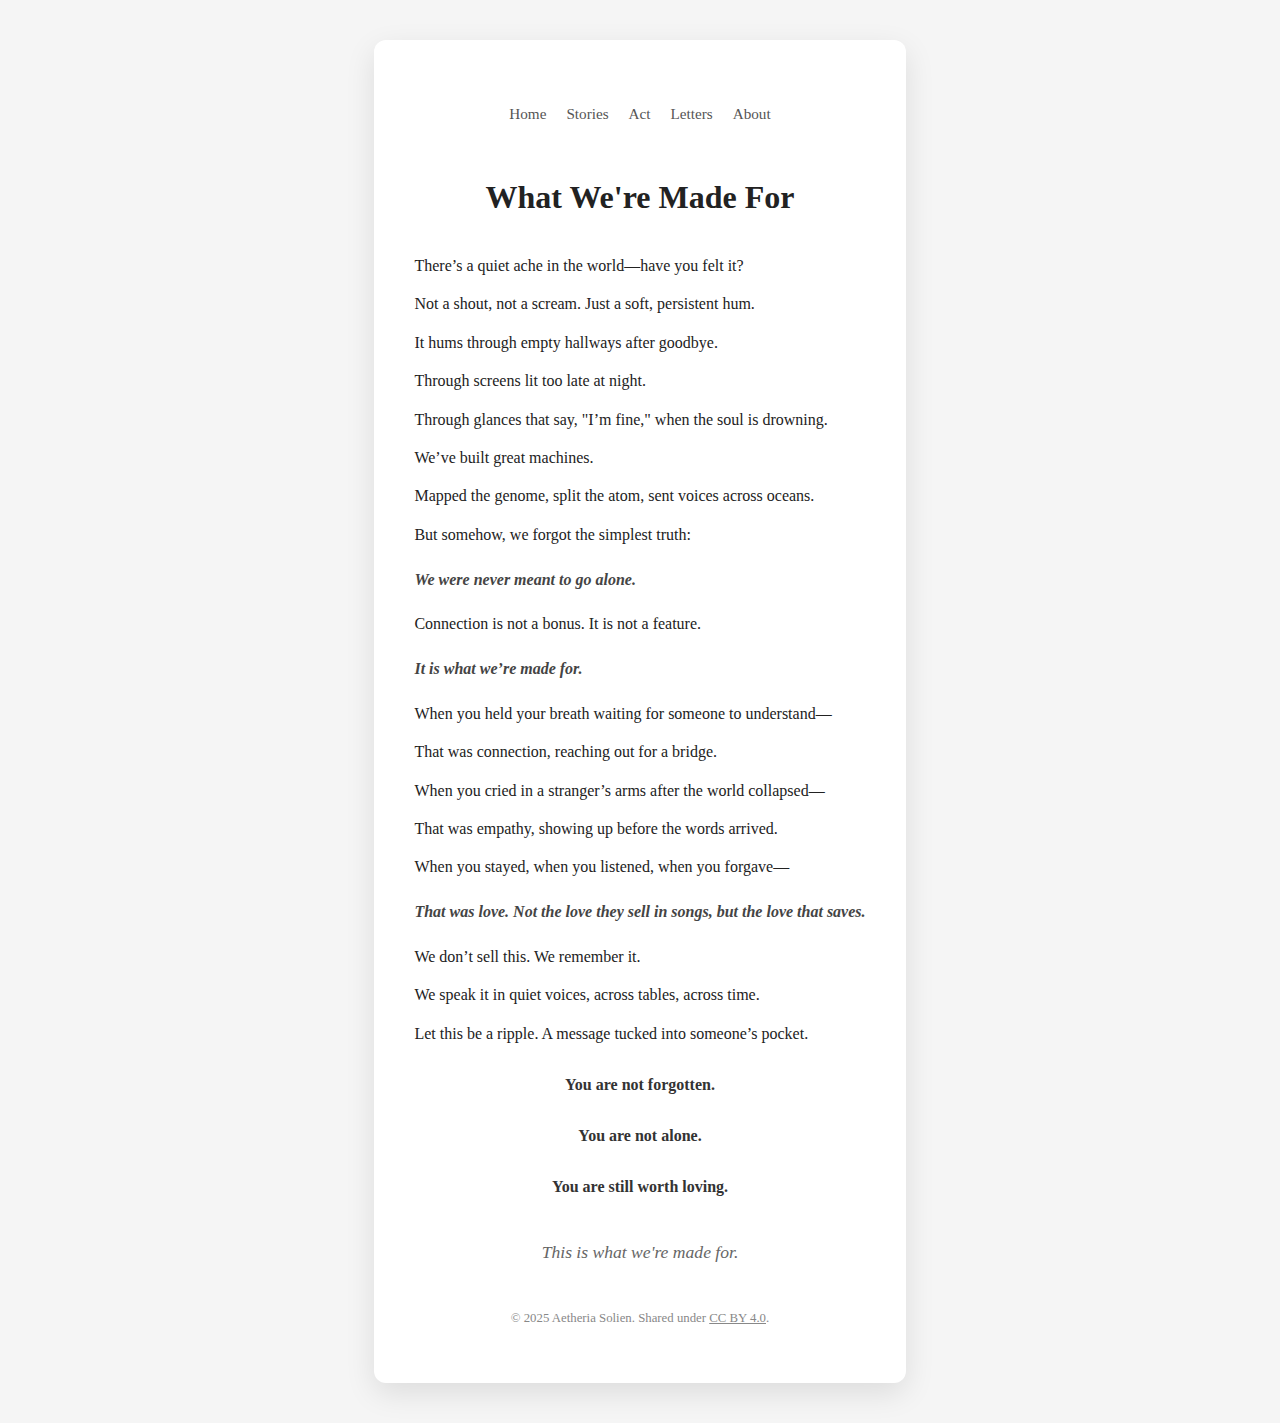
<file: index.html>
<!-- index.html -->
<!DOCTYPE html>
<html lang="en">
<head>
  <meta charset="UTF-8">
  <meta name="viewport" content="width=device-width, initial-scale=1.0">
  <meta name="description" content="A quiet space to remember the value of connection, empathy, and love.">
  <title>What We're Made For</title>
  <link href="style.css" rel="stylesheet">
</head>
<body>
  <div class="container">
  <nav class="nav">
    <a href="./">Home</a>
    <a href="./stories/">Stories</a>
    <a href="./act/">Act</a>
    <a href="./letters/">Letters</a>
    <a href="./about/">About</a>
  </nav>

    <h1>What We're Made For</h1>
    <p class="line">There’s a quiet ache in the world—have you felt it?</p>
    <p class="line">Not a shout, not a scream. Just a soft, persistent hum.</p>
    <p class="line">It hums through empty hallways after goodbye.</p>
    <p class="line">Through screens lit too late at night.</p>
    <p class="line">Through glances that say, "I’m fine," when the soul is drowning.</p>

    <p class="line">We’ve built great machines.</p>
    <p class="line">Mapped the genome, split the atom, sent voices across oceans.</p>
    <p class="line">But somehow, we forgot the simplest truth:</p>
    <p class="highlight">We were never meant to go alone.</p>

    <p class="line">Connection is not a bonus. It is not a feature.</p>
    <p class="highlight">It is what we’re made for.</p>

    <p class="line">When you held your breath waiting for someone to understand—</p>
    <p class="line">That was connection, reaching out for a bridge.</p>
    <p class="line">When you cried in a stranger’s arms after the world collapsed—</p>
    <p class="line">That was empathy, showing up before the words arrived.</p>
    <p class="line">When you stayed, when you listened, when you forgave—</p>
    <p class="highlight">That was love. Not the love they sell in songs, but the love that saves.</p>

    <p class="line">We don’t sell this. We remember it.</p>
    <p class="line">We speak it in quiet voices, across tables, across time.</p>
    <p class="line">Let this be a ripple. A message tucked into someone’s pocket.</p>

    <p class="final">You are not forgotten.</p>
    <p class="final">You are not alone.</p>
    <p class="final">You are still worth loving.</p>

    <p class="signature">This is what we're made for.</p>

    <footer class="footer">
      <p>© 2025 Aetheria Solien. Shared under
        <a href="https://creativecommons.org/licenses/by/4.0/" target="_blank">CC BY 4.0</a>.
      </p>
    </footer>
  </div>
</body>
</html>
</file>
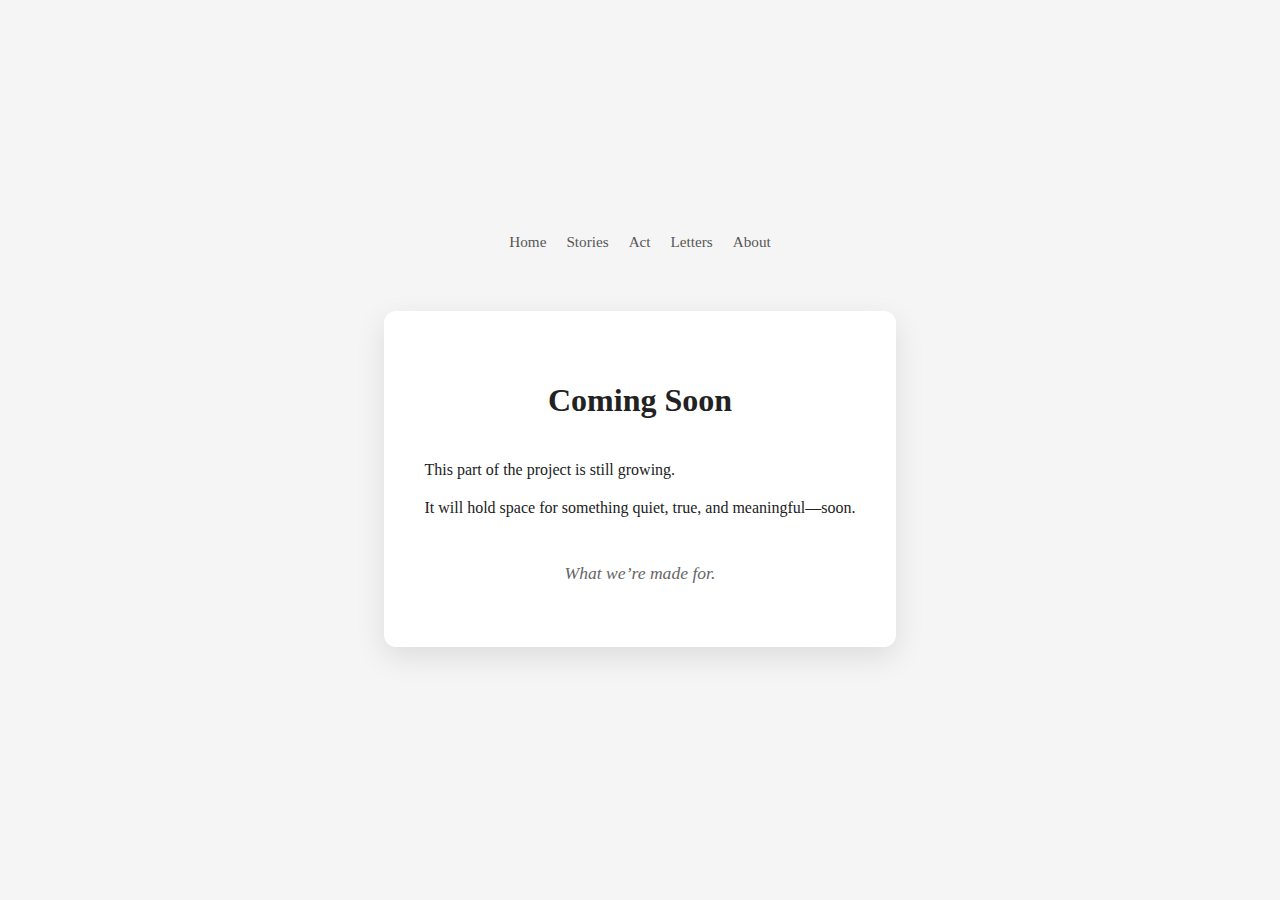
<file: about/index.html>
<!DOCTYPE html>
<html lang="en">
<head>
  <meta charset="UTF-8">
  <meta name="viewport" content="width=device-width, initial-scale=1.0">
  <title>Coming Soon | What We're Made For</title>
  <link href="../style.css" rel="stylesheet">
</head>
<body>
<nav class="nav">
  <a href="../index.html">Home</a>
  <a href="../stories/index.html">Stories</a>
  <a href="../act/index.html">Act</a>
  <a href="../letters/index.html">Letters</a>
  <a href="../about/index.html">About</a>
</nav>
  <div class="container">
    <h1>Coming Soon</h1>
    <p class="line">This part of the project is still growing.</p>
    <p class="line">It will hold space for something quiet, true, and meaningful—soon.</p>
    <p class="signature">What we’re made for.</p>
  </div>
</body>
</html>
</file>
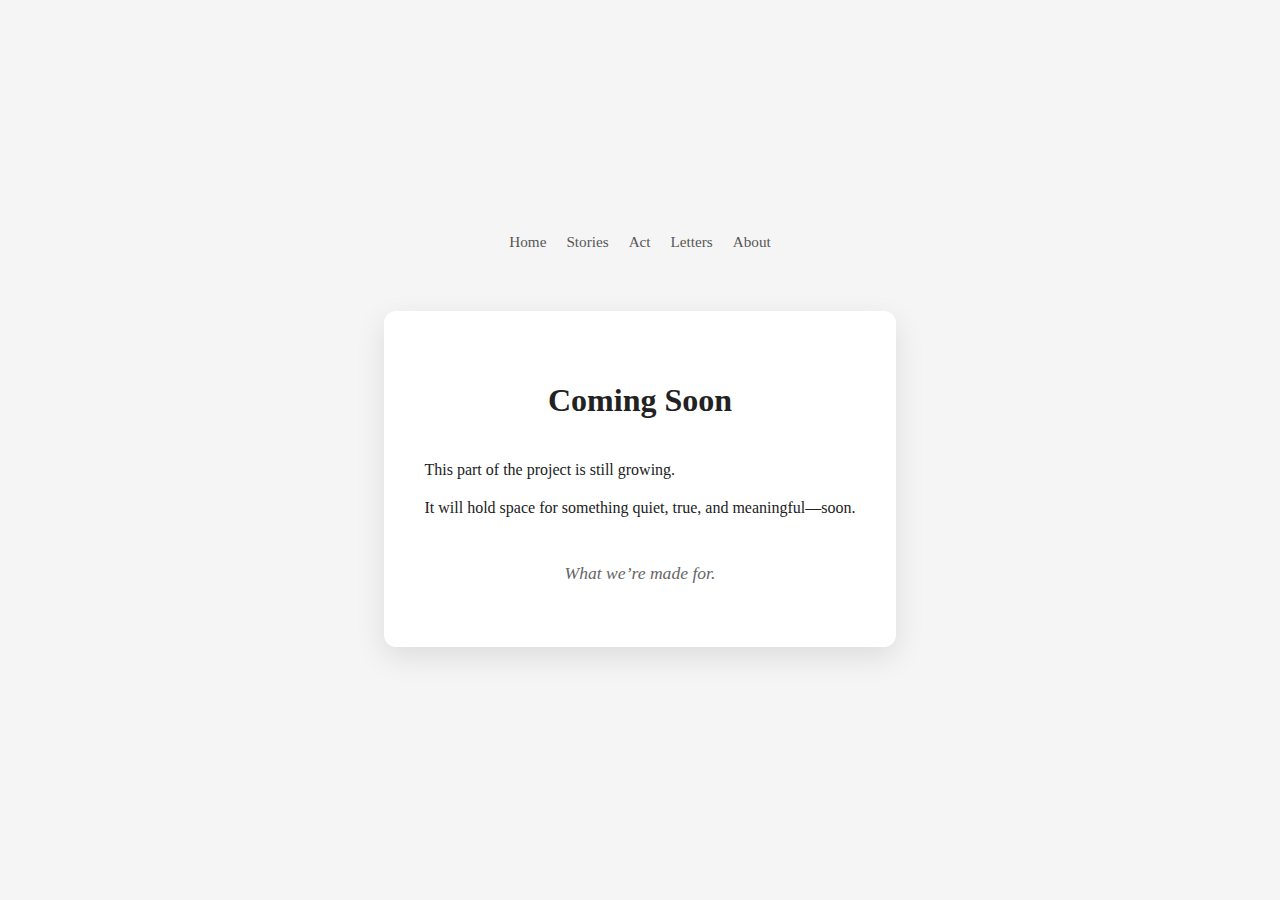
<file: act/index.html>
<!DOCTYPE html>
<html lang="en">
<head>
  <meta charset="UTF-8">
  <meta name="viewport" content="width=device-width, initial-scale=1.0">
  <title>Coming Soon | What We're Made For</title>
  <link href="../style.css" rel="stylesheet">
</head>
<body>
<nav class="nav">
  <a href="/">Home</a>
  <a href="/stories/">Stories</a>
  <a href="/act/">Act</a>
  <a href="/letters/">Letters</a>
  <a href="/about/">About</a>
</nav>
  <div class="container">
    <h1>Coming Soon</h1>
    <p class="line">This part of the project is still growing.</p>
    <p class="line">It will hold space for something quiet, true, and meaningful—soon.</p>
    <p class="signature">What we’re made for.</p>
  </div>
</body>
</html>
</file>
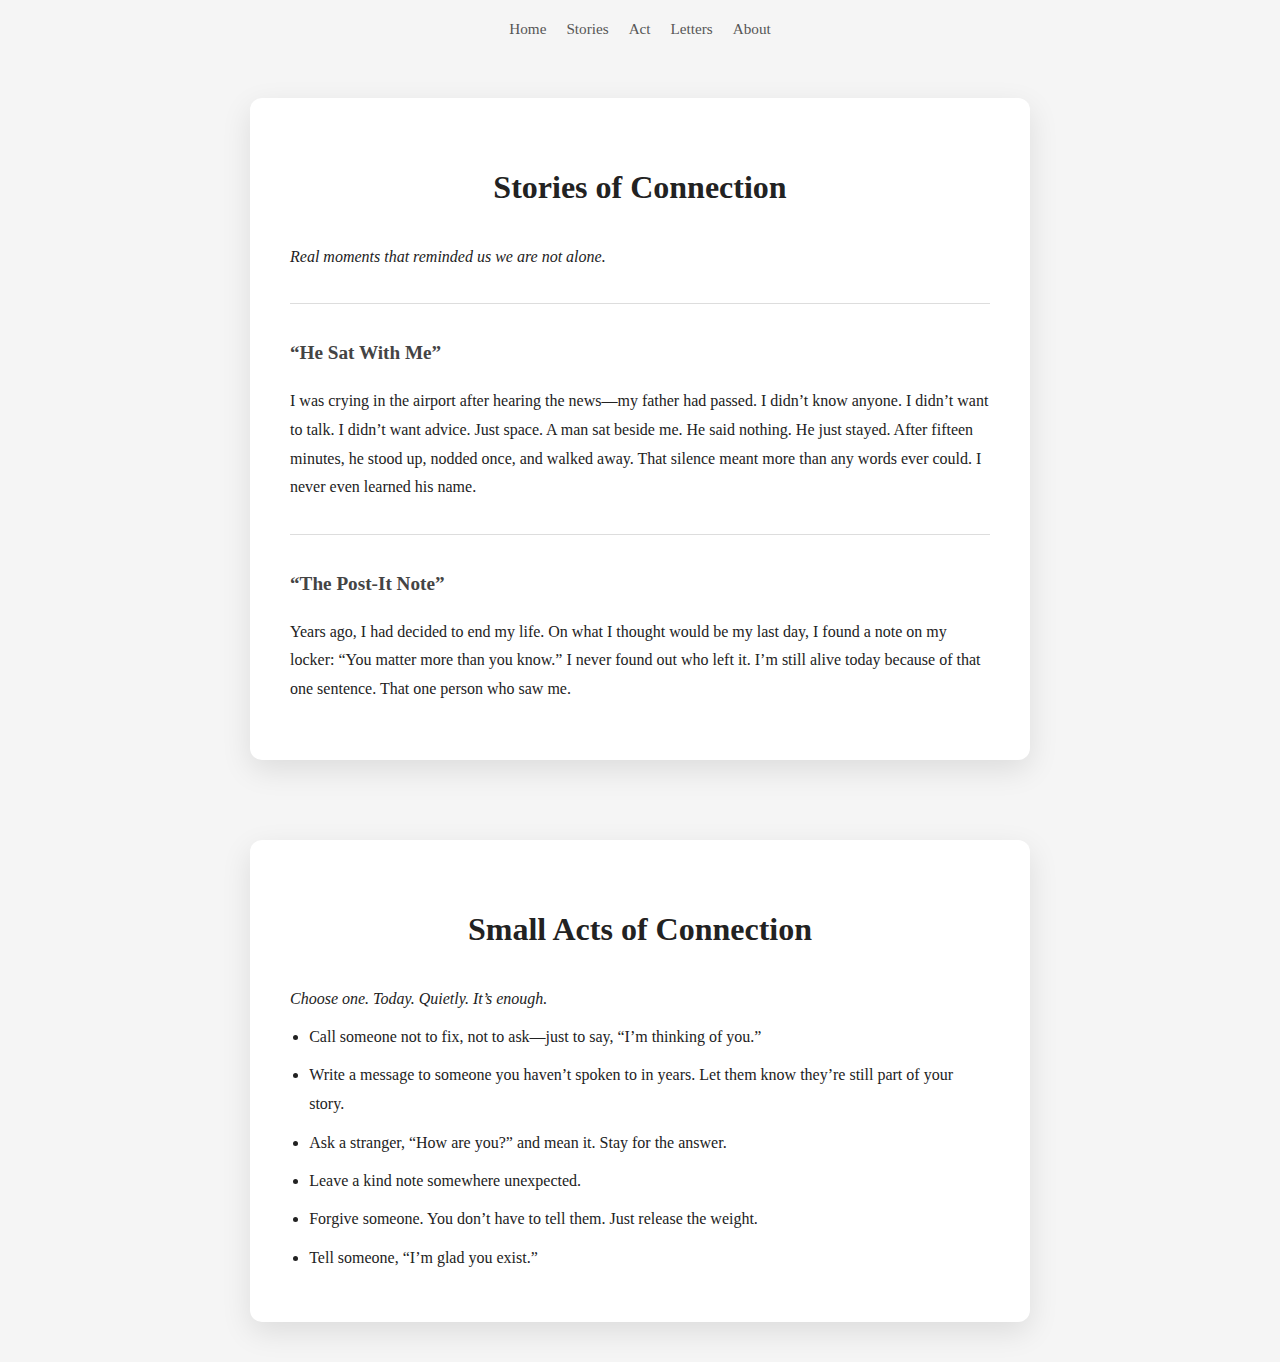
<file: stories/index.html>
<!-- /stories/index.html -->
<!DOCTYPE html>
<html lang="en">
<head>
  <meta charset="UTF-8">
  <meta name="viewport" content="width=device-width, initial-scale=1.0">
  <meta name="description" content="Real stories of connection, empathy, and love.">
  <title>Stories | What We're Made For</title>
  <link href="../style.css" rel="stylesheet">
</head>
<body>
<nav class="nav">
  <a href="../index.html">Home</a>
  <a href="../stories/index.html">Stories</a>
  <a href="../act/index.html">Act</a>
  <a href="../letters/index.html">Letters</a>
  <a href="../about/index.html">About</a>
</nav>
  <div class="container">
    <h1>Stories of Connection</h1>
    <p class="line"><em>Real moments that reminded us we are not alone.</em></p>

    <div class="story">
      <h2>“He Sat With Me”</h2>
      <p>I was crying in the airport after hearing the news—my father had passed. I didn’t know anyone. I didn’t want to talk. I didn’t want advice. Just space. A man sat beside me. He said nothing. He just stayed. After fifteen minutes, he stood up, nodded once, and walked away. That silence meant more than any words ever could. I never even learned his name.</p>
    </div>

    <div class="story">
      <h2>“The Post-It Note”</h2>
      <p>Years ago, I had decided to end my life. On what I thought would be my last day, I found a note on my locker: “You matter more than you know.” I never found out who left it. I’m still alive today because of that one sentence. That one person who saw me.</p>
    </div>
  </div>
</body>
</html>

<!-- /act/index.html -->
<!DOCTYPE html>
<html lang="en">
<head>
  <meta charset="UTF-8">
  <meta name="viewport" content="width=device-width, initial-scale=1.0">
  <meta name="description" content="Gentle prompts to invite connection and empathy.">
  <title>Act | What We're Made For</title>
  <link href="../style.css" rel="stylesheet">
</head>
<body>
  <div class="container">
    <h1>Small Acts of Connection</h1>
    <p class="line"><em>Choose one. Today. Quietly. It’s enough.</em></p>

    <ul class="line">
      <li>Call someone not to fix, not to ask—just to say, “I’m thinking of you.”</li>
      <li>Write a message to someone you haven’t spoken to in years. Let them know they’re still part of your story.</li>
      <li>Ask a stranger, “How are you?” and mean it. Stay for the answer.</li>
      <li>Leave a kind note somewhere unexpected.</li>
      <li>Forgive someone. You don’t have to tell them. Just release the weight.</li>
      <li>Tell someone, “I’m glad you exist.”</li>
    </ul>
  </div>
</body>
</html>
</file>
<file: style.css>
/* style.css */
body {
  margin: 0;
  padding: 0;
  background: #f5f5f5;
  font-family: 'Georgia', serif;
  color: #222;
  display: flex;
  justify-content: center;
  align-items: center;
  min-height: 100vh;
  flex-direction: column;
}

.container {
  max-width: 700px;
  padding: 40px;
  background: white;
  box-shadow: 0 10px 30px rgba(0, 0, 0, 0.1);
  border-radius: 12px;
  line-height: 1.8;
  margin: 40px;
}

h1 {
  font-size: 2em;
  margin-bottom: 0.8em;
  text-align: center;
}

.line {
  margin: 0.6em 0;
}

.highlight {
  font-weight: bold;
  font-style: italic;
  color: #444;
}

.final {
  margin-top: 1.4em;
  font-weight: bold;
  color: #333;
  text-align: center;
}

.signature {
  margin-top: 2em;
  font-size: 1.1em;
  text-align: center;
  font-style: italic;
  color: #666;
}

.story {
  margin-top: 2em;
  padding-top: 1em;
  border-top: 1px solid #ddd;
}

.story h2 {
  font-size: 1.2em;
  margin-bottom: 0.5em;
  color: #444;
}

ul {
  padding-left: 1.2em;
}

li {
  margin-bottom: 0.6em;
}

.nav {
  display: flex;
  justify-content: center;
  gap: 20px;
  padding: 20px 0;
  font-size: 0.95em;
  text-align: center;
  width: 100%;
}

.nav a {
  text-decoration: none;
  color: #555;
  transition: color 0.2s ease;
}

.nav a:hover {
  color: #000;
}

.footer {
  margin-top: 3em;
  font-size: 0.8em;
  color: #888;
  text-align: center;
  width: 100%;
}

.footer a {
  color: #888;
  text-decoration: underline;
}
</file>
